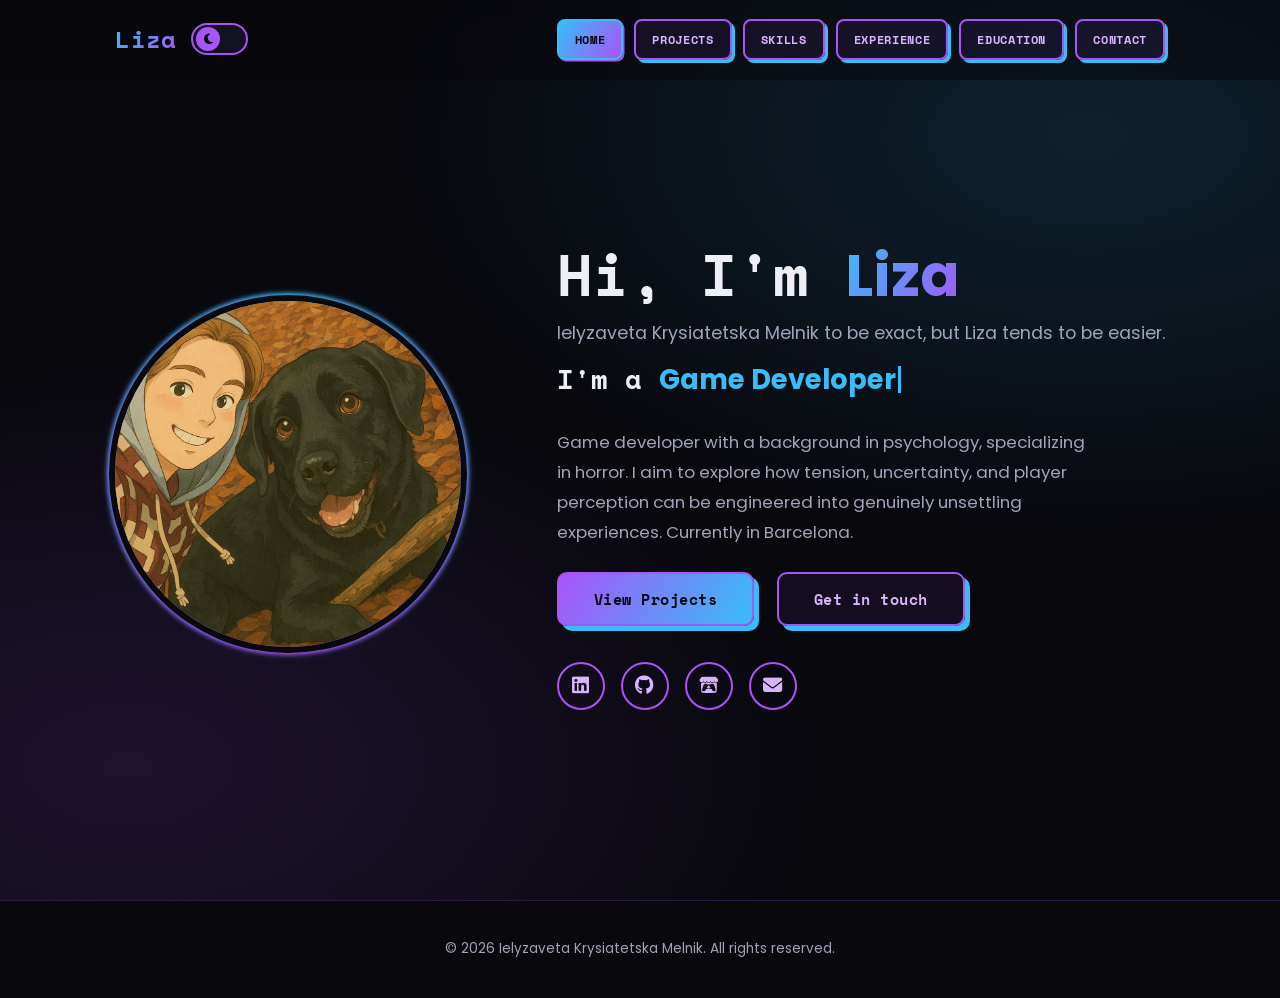
<file: index.html>
<!DOCTYPE html>
<html lang="en">
<head>
    <meta charset="UTF-8">
    <meta name="viewport" content="width=device-width, initial-scale=1.0">
    <script>
        (function(){
            try{
                if (localStorage.getItem("theme") === "light"){
                    document.documentElement.setAttribute("data-theme", "light");
                }
            } catch (e) {}
        })();
    </script>
    <title>Ielyzaveta Krysiatetska Melnik | Game &amp; Full-Stack Developer</title>
    <meta name="description" content="Psychology graduate turned game developer. Unity &amp; C# game development, plus a full-stack web background in React, Node.js and MongoDB.">
    <link rel="icon" type="image/svg+xml" href="favicon.svg">
    <link rel="stylesheet" href="https://cdnjs.cloudflare.com/ajax/libs/font-awesome/6.5.2/css/all.min.css">
    <link rel="stylesheet" href="css/styles.css">
</head>
<body>
    <header id="siteHeader">
        <div class="header-left">
            <a href="index.html" class="logo">Liza</a>
            <button id="themeToggle" class="theme-toggle" type="button" role="switch" aria-checked="false" aria-label="Toggle light/dark mode">
                <span class="theme-toggle-knob"><i class="fa-solid fa-moon"></i></span>
            </button>
        </div>

        <nav id="navMenu">
            <a href="index.html" class="nav-link active">Home</a>
            <a href="projects.html" class="nav-link">Projects</a>
            <a href="skills.html" class="nav-link">Skills</a>
            <a href="experience.html" class="nav-link">Experience</a>
            <a href="education.html" class="nav-link">Education</a>
            <a href="contact.html" class="nav-link">Contact</a>
        </nav>

        <button id="menuToggle" class="menu-toggle" type="button" aria-label="Toggle menu" aria-expanded="false" aria-controls="navMenu">
            <i class="fa-solid fa-bars"></i>
        </button>
    </header>

    <main>
        <section id="home" class="home">
            <div class="container home-container">
                <div class="home-img">
                    <img src="imgs/lizagigi.JPG" alt="Illustrated portrait of Ielyzaveta with her dog" width="1024" height="1536" />
                </div>
                <div class="home-content">
                    <h1>Hi, I'm <span class="grad-text">Liza</span></h1>
                    <h4>Ielyzaveta Krysiatetska Melnik to be exact, but Liza tends to be easier.</h4>
                    <h3 class="typing-text">I'm a <span id="typedWord"></span><span class="typed-cursor" aria-hidden="true"></span></h3>
                    <p>Game developer with a background in psychology, specializing in horror. I aim to explore how tension, uncertainty, and player perception can be engineered into genuinely unsettling experiences. Currently in Barcelona.</p>
                    <div class="cta-group">
                        <a href="projects.html" class="btn btn-solid">View Projects</a>
                        <a href="contact.html" class="btn btn-outline">Get in touch</a>
                    </div>
                    <div class="social-icons">
                        <a href="https://www.linkedin.com/in/liza-kris" target="_blank" rel="noopener noreferrer" aria-label="LinkedIn"><i class="fa-brands fa-linkedin"></i></a>
                        <a href="https://github.com/Pickles03" target="_blank" rel="noopener noreferrer" aria-label="GitHub"><i class="fa-brands fa-github"></i></a>
                        <a href="https://pickles03.itch.io" target="_blank" rel="noopener noreferrer" aria-label="itch.io"><i class="fa-brands fa-itch-io"></i></a>
                        <a href="mailto:elizaveta.kris@gmail.com" aria-label="Email"><i class="fa-solid fa-envelope"></i></a>
                    </div>
                </div>
            </div>
        </section>
    </main>

    <footer>
        <p>&copy; 2026 Ielyzaveta Krysiatetska Melnik. All rights reserved.</p>
    </footer>

    <script src="js/index.js" defer></script>
</body>
</html>
</file>
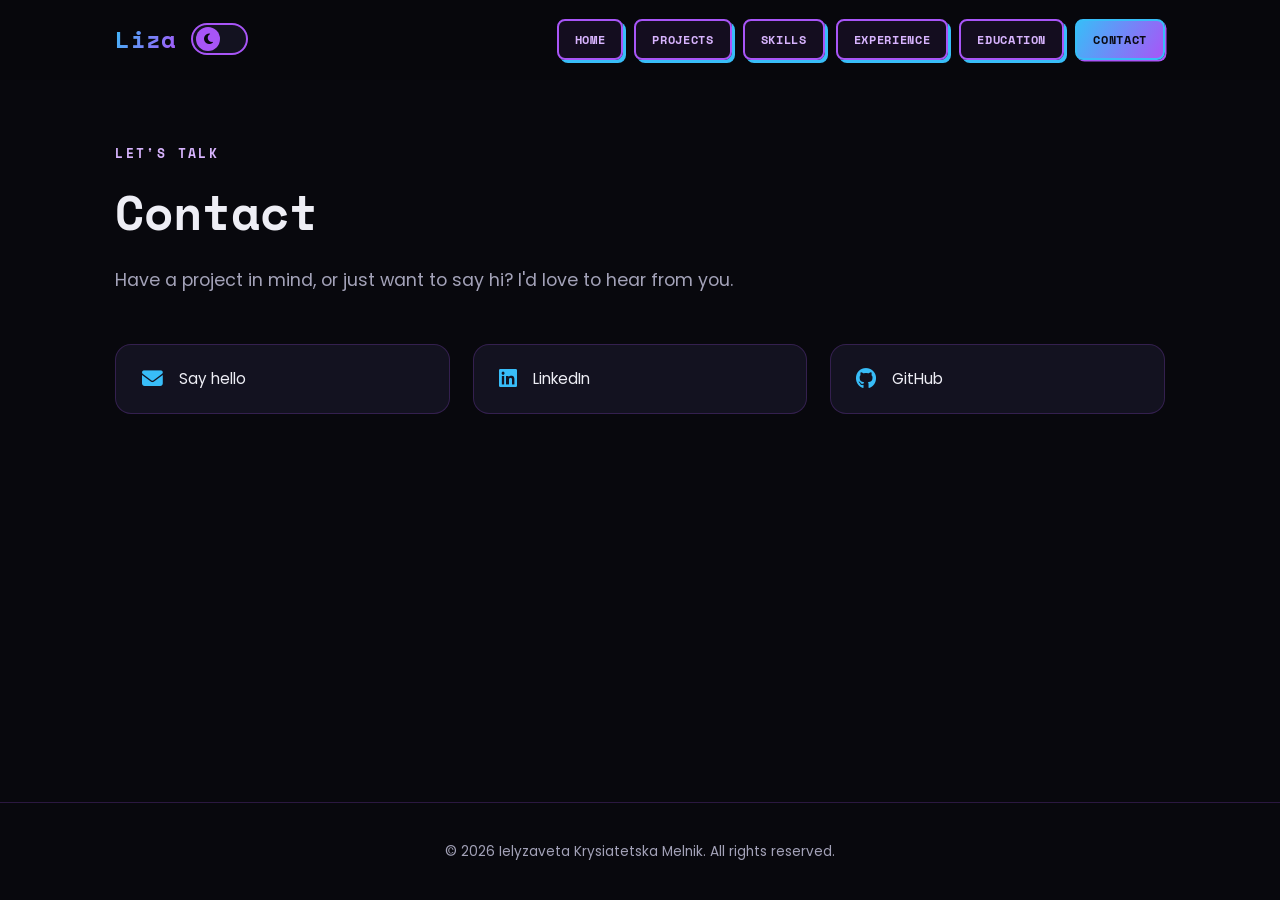
<file: contact.html>
<!DOCTYPE html>
<html lang="en">
<head>
    <meta charset="UTF-8">
    <meta name="viewport" content="width=device-width, initial-scale=1.0">
    <script>
        (function(){
            try{
                if (localStorage.getItem("theme") === "light"){
                    document.documentElement.setAttribute("data-theme", "light");
                }
            } catch (e) {}
        })();
    </script>
    <title>Contact | Liza</title>
    <meta name="description" content="Get in touch with Ielyzaveta Krysiatetska Melnik.">
    <link rel="icon" type="image/svg+xml" href="favicon-contact.svg">
    <link rel="stylesheet" href="https://cdnjs.cloudflare.com/ajax/libs/font-awesome/6.5.2/css/all.min.css">
    <link rel="stylesheet" href="css/styles.css">
</head>
<body>
    <header id="siteHeader">
        <div class="header-left">
            <a href="index.html" class="logo">Liza</a>
            <button id="themeToggle" class="theme-toggle" type="button" role="switch" aria-checked="false" aria-label="Toggle light/dark mode">
                <span class="theme-toggle-knob"><i class="fa-solid fa-moon"></i></span>
            </button>
        </div>

        <nav id="navMenu">
            <a href="index.html" class="nav-link">Home</a>
            <a href="projects.html" class="nav-link">Projects</a>
            <a href="skills.html" class="nav-link">Skills</a>
            <a href="experience.html" class="nav-link">Experience</a>
            <a href="education.html" class="nav-link">Education</a>
            <a href="contact.html" class="nav-link active">Contact</a>
        </nav>

        <button id="menuToggle" class="menu-toggle" type="button" aria-label="Toggle menu" aria-expanded="false" aria-controls="navMenu">
            <i class="fa-solid fa-bars"></i>
        </button>
    </header>

    <main>
        <section class="section">
            <div class="container">
                <p class="eyebrow reveal">Let's talk</p>
                <h2 class="section-title reveal">Contact</h2>
                <p class="section-subtitle reveal">Have a project in mind, or just want to say hi? I'd love to hear from you.</p>
                <div class="contact-grid">
                    <a class="contact-card reveal" href="mailto:elizaveta.kris@gmail.com">
                        <i class="fa-solid fa-envelope"></i>
                        <span>Say hello</span>
                    </a>
                    <a class="contact-card reveal" href="https://www.linkedin.com/in/liza-kris" target="_blank" rel="noopener noreferrer">
                        <i class="fa-brands fa-linkedin"></i>
                        <span>LinkedIn</span>
                    </a>
                    <a class="contact-card reveal" href="https://github.com/Pickles03" target="_blank" rel="noopener noreferrer">
                        <i class="fa-brands fa-github"></i>
                        <span>GitHub</span>
                    </a>
                </div>
            </div>
        </section>
    </main>

    <footer>
        <p>&copy; 2026 Ielyzaveta Krysiatetska Melnik. All rights reserved.</p>
    </footer>

    <script src="js/index.js" defer></script>
</body>
</html>
</file>
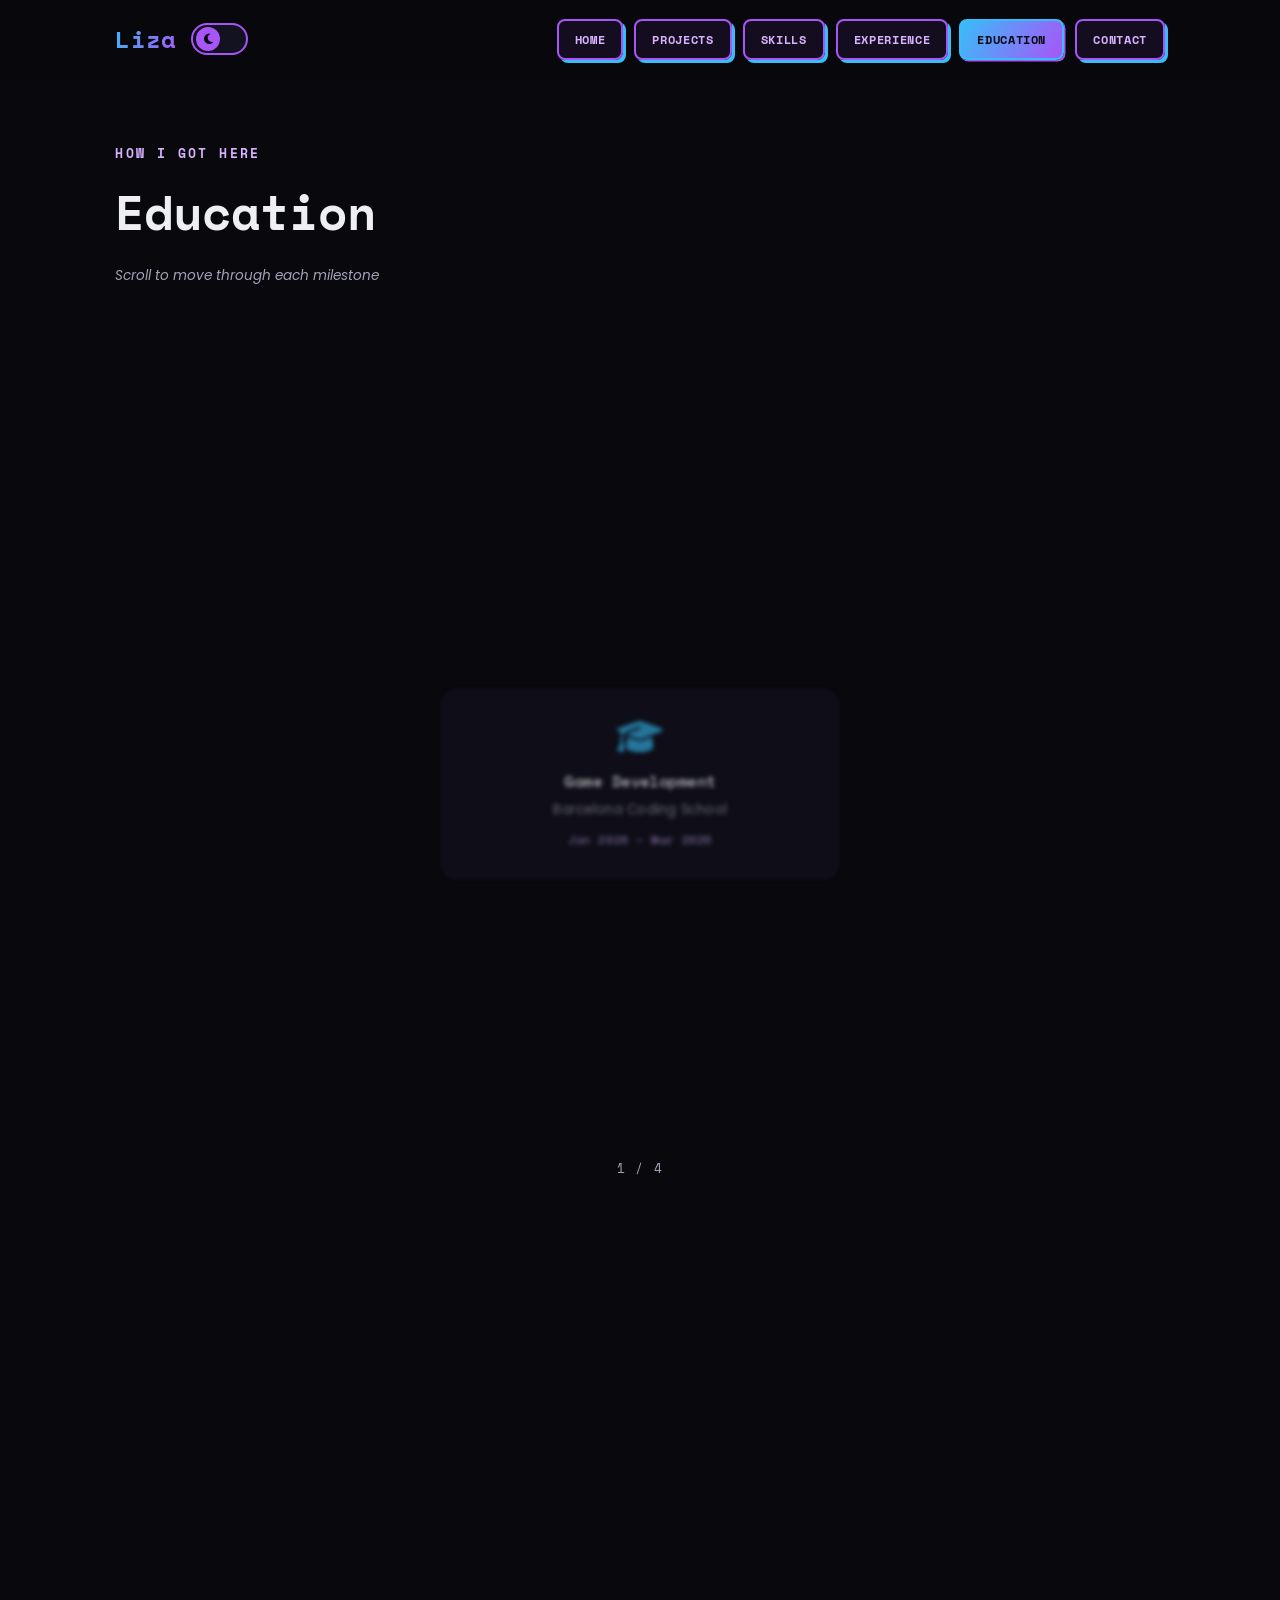
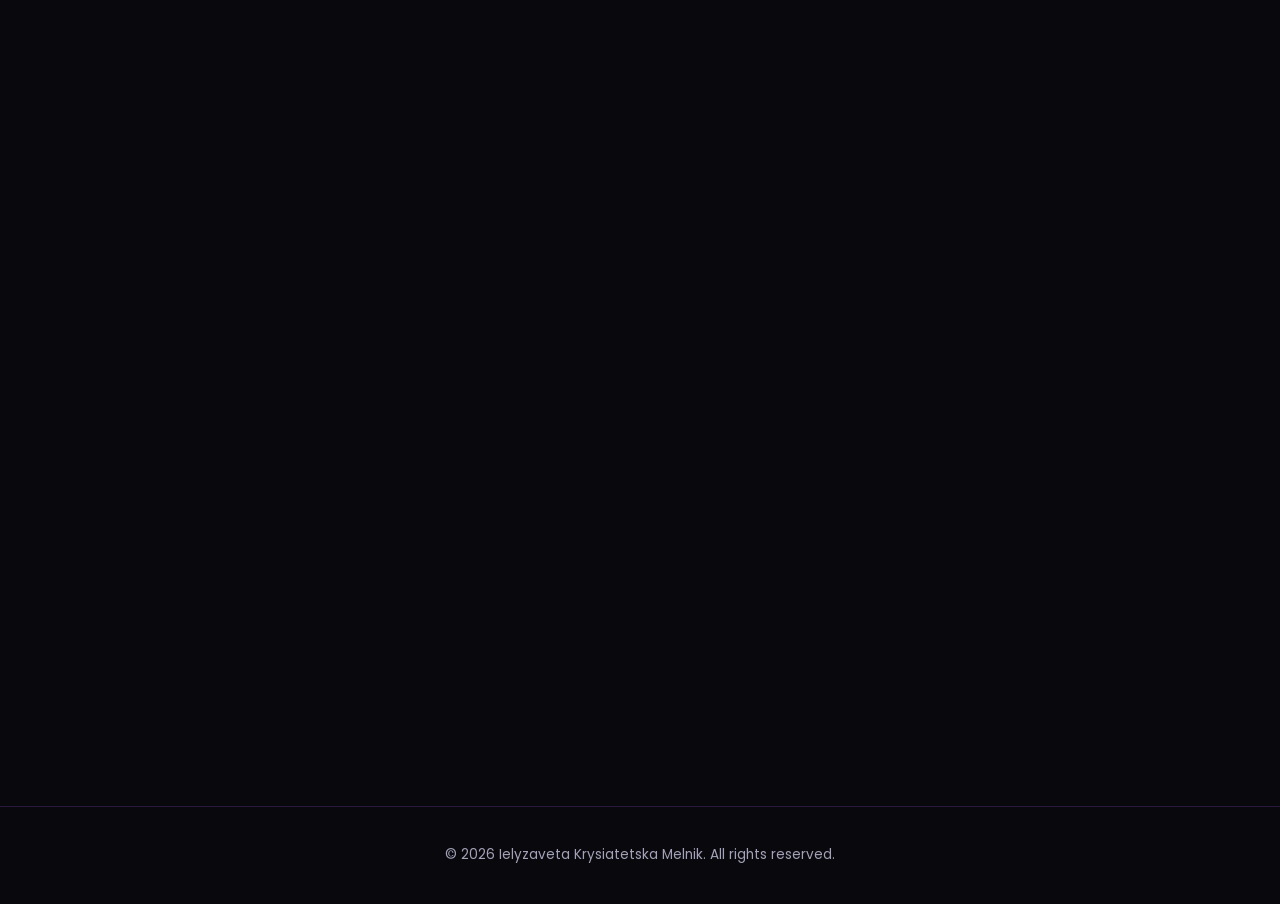
<file: education.html>
<!DOCTYPE html>
<html lang="en">
<head>
    <meta charset="UTF-8">
    <meta name="viewport" content="width=device-width, initial-scale=1.0">
    <script>
        (function(){
            try{
                if (localStorage.getItem("theme") === "light"){
                    document.documentElement.setAttribute("data-theme", "light");
                }
            } catch (e) {}
        })();
    </script>
    <title>Education | Liza</title>
    <meta name="description" content="Education background of Ielyzaveta Krysiatetska Melnik: game development, full-stack development, and psychology.">
    <link rel="icon" type="image/svg+xml" href="favicon-education.svg">
    <link rel="stylesheet" href="https://cdnjs.cloudflare.com/ajax/libs/font-awesome/6.5.2/css/all.min.css">
    <link rel="stylesheet" href="css/styles.css">
</head>
<body>
    <header id="siteHeader">
        <div class="header-left">
            <a href="index.html" class="logo">Liza</a>
            <button id="themeToggle" class="theme-toggle" type="button" role="switch" aria-checked="false" aria-label="Toggle light/dark mode">
                <span class="theme-toggle-knob"><i class="fa-solid fa-moon"></i></span>
            </button>
        </div>

        <nav id="navMenu">
            <a href="index.html" class="nav-link">Home</a>
            <a href="projects.html" class="nav-link">Projects</a>
            <a href="skills.html" class="nav-link">Skills</a>
            <a href="experience.html" class="nav-link">Experience</a>
            <a href="education.html" class="nav-link active">Education</a>
            <a href="contact.html" class="nav-link">Contact</a>
        </nav>

        <button id="menuToggle" class="menu-toggle" type="button" aria-label="Toggle menu" aria-expanded="false" aria-controls="navMenu">
            <i class="fa-solid fa-bars"></i>
        </button>
    </header>

    <main>
        <section class="section">
            <div class="container">
                <p class="eyebrow reveal">How I got here</p>
                <h2 class="section-title reveal">Education</h2>
                <p class="spotlight-hint" id="educationHint">Scroll to move through each milestone</p>
                <div class="spotlight-scroll" id="educationScroll">
                    <div class="education-grid spotlight-stage" id="educationStage">
                        <div class="edu-card reveal spotlight-panel">
                            <i class="fa-solid fa-graduation-cap"></i>
                            <h3>Game Development</h3>
                            <p class="edu-org">Barcelona Coding School</p>
                            <p class="edu-date">Jan 2026 &ndash; Mar 2026</p>
                        </div>
                        <div class="edu-card reveal spotlight-panel">
                            <i class="fa-solid fa-graduation-cap"></i>
                            <h3>Full-Stack Development</h3>
                            <p class="edu-org">The Bridge &middot; Digital Talent Accelerator</p>
                            <p class="edu-date">Feb 2025 &ndash; Jul 2025</p>
                        </div>
                        <div class="edu-card reveal spotlight-panel">
                            <i class="fa-solid fa-graduation-cap"></i>
                            <h3>Bachelor's Degree in Psychology</h3>
                            <p class="edu-org">University of Barcelona</p>
                            <p class="edu-date">Sep 2020 &ndash; Jan 2026</p>
                        </div>
                        <div class="edu-card reveal spotlight-panel">
                            <i class="fa-solid fa-graduation-cap"></i>
                            <h3>Baccalaureate</h3>
                            <p class="edu-org">Escoles Freta</p>
                            <p class="edu-date">2018 &ndash; 2020</p>
                        </div>

                        <div class="spotlight-progress" id="educationProgress" aria-hidden="true"></div>
                    </div>
                </div>
            </div>
        </section>
    </main>

    <footer>
        <p>&copy; 2026 Ielyzaveta Krysiatetska Melnik. All rights reserved.</p>
    </footer>

    <script src="js/index.js" defer></script>
</body>
</html>
</file>
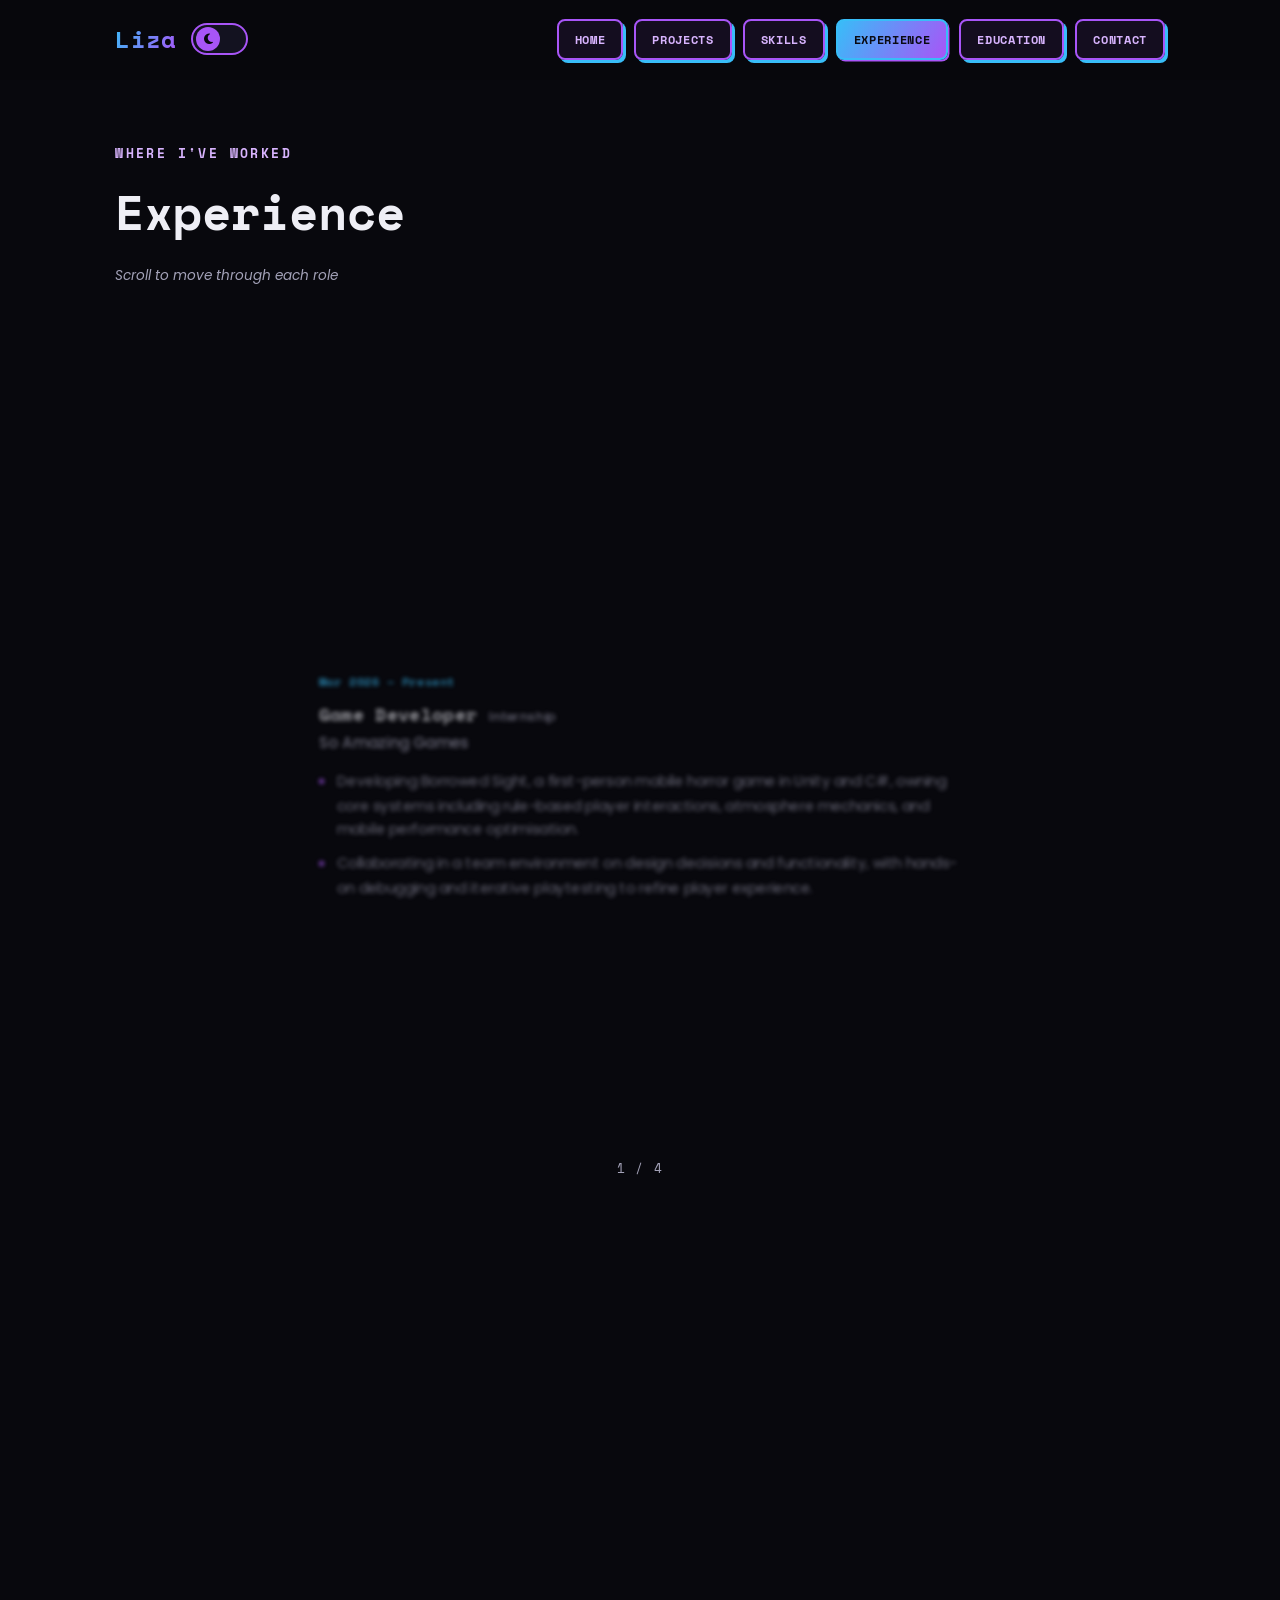
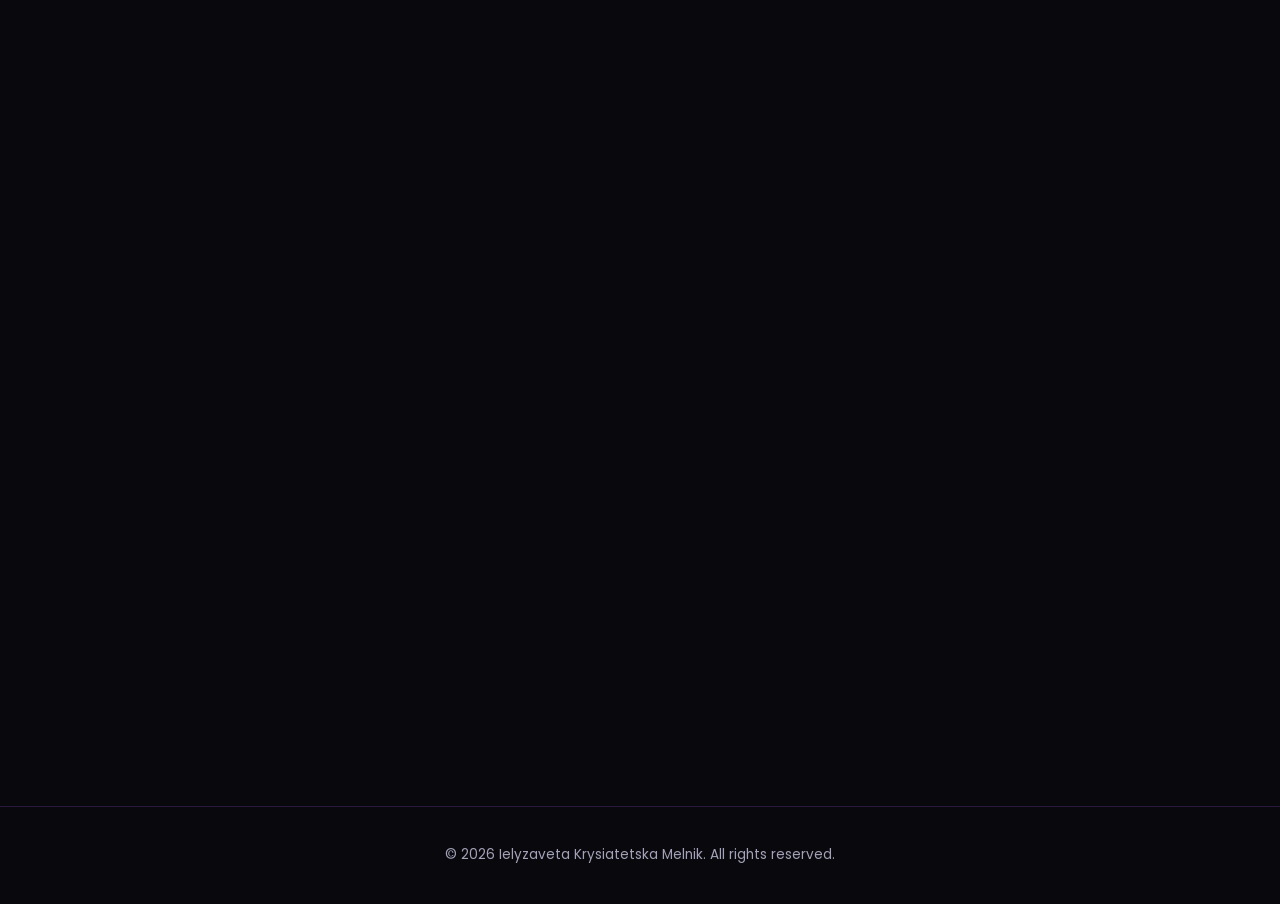
<file: experience.html>
<!DOCTYPE html>
<html lang="en">
<head>
    <meta charset="UTF-8">
    <meta name="viewport" content="width=device-width, initial-scale=1.0">
    <script>
        (function(){
            try{
                if (localStorage.getItem("theme") === "light"){
                    document.documentElement.setAttribute("data-theme", "light");
                }
            } catch (e) {}
        })();
    </script>
    <title>Experience | Liza</title>
    <meta name="description" content="Work experience of Ielyzaveta Krysiatetska Melnik, from game development internship to IT recruiting and teaching.">
    <link rel="icon" type="image/svg+xml" href="favicon-experience.svg">
    <link rel="stylesheet" href="https://cdnjs.cloudflare.com/ajax/libs/font-awesome/6.5.2/css/all.min.css">
    <link rel="stylesheet" href="css/styles.css">
</head>
<body>
    <header id="siteHeader">
        <div class="header-left">
            <a href="index.html" class="logo">Liza</a>
            <button id="themeToggle" class="theme-toggle" type="button" role="switch" aria-checked="false" aria-label="Toggle light/dark mode">
                <span class="theme-toggle-knob"><i class="fa-solid fa-moon"></i></span>
            </button>
        </div>

        <nav id="navMenu">
            <a href="index.html" class="nav-link">Home</a>
            <a href="projects.html" class="nav-link">Projects</a>
            <a href="skills.html" class="nav-link">Skills</a>
            <a href="experience.html" class="nav-link active">Experience</a>
            <a href="education.html" class="nav-link">Education</a>
            <a href="contact.html" class="nav-link">Contact</a>
        </nav>

        <button id="menuToggle" class="menu-toggle" type="button" aria-label="Toggle menu" aria-expanded="false" aria-controls="navMenu">
            <i class="fa-solid fa-bars"></i>
        </button>
    </header>

    <main>
        <section class="section">
            <div class="container">
                <p class="eyebrow reveal">Where I've worked</p>
                <h2 class="section-title reveal">Experience</h2>
                <p class="spotlight-hint" id="experienceHint">Scroll to move through each role</p>
                <div class="spotlight-scroll" id="experienceScroll">
                    <div class="timeline spotlight-stage" id="experienceStage">
                        <div class="timeline-item spotlight-panel">
                            <div class="timeline-dot"></div>
                            <div class="timeline-content">
                                <span class="timeline-date">Mar 2026 &ndash; Present</span>
                                <h3>Game Developer <span class="role-type">Internship</span></h3>
                                <p class="timeline-org">So Amazing Games</p>
                                <ul>
                                    <li>Developing Borrowed Sight, a first-person mobile horror game in Unity and C#, owning core systems including rule-based player interactions, atmosphere mechanics, and mobile performance optimisation.</li>
                                    <li>Collaborating in a team environment on design decisions and functionality, with hands-on debugging and iterative playtesting to refine player experience.</li>
                                </ul>
                            </div>
                        </div>
                        <div class="timeline-item spotlight-panel">
                            <div class="timeline-dot"></div>
                            <div class="timeline-content">
                                <span class="timeline-date">Aug 2026 &ndash; Nov 2026</span>
                                <h3>Unity/C# Mentor</h3>
                                <p class="timeline-org">Barcelona Coding School</p>
                                <ul>
                                    <li>Mentored a student through a structured 13-week Unity curriculum (10 games plus a capstone project), holding weekly 1:1 meetings to guide progress.</li>
                                    <li>Conducted pre-session reviews of the student&rsquo;s GitHub repositories, providing guidance on C# architecture, game design patterns, and best coding practices.</li>
                                </ul>
                            </div>
                        </div>
                        <div class="timeline-item spotlight-panel">
                            <div class="timeline-dot"></div>
                            <div class="timeline-content">
                                <span class="timeline-date">Oct 2024 &ndash; Jan 2025</span>
                                <h3>IT Recruiter</h3>
                                <p class="timeline-org">Aictina Consulting</p>
                                <ul>
                                    <li>Recruited for technical roles using LinkedIn Recruiter and TalentClue.</li>
                                    <li>Developed a working understanding of ICT stacks as well as infrastructure through daily collaboration with engineers.</li>
                                </ul>
                            </div>
                        </div>
                        <div class="timeline-item spotlight-panel">
                            <div class="timeline-dot"></div>
                            <div class="timeline-content">
                                <span class="timeline-date">Sep 2023 &ndash; Jan 2024</span>
                                <h3>English Teacher</h3>
                                <p class="timeline-org">Kids &amp; Us</p>
                                <ul>
                                    <li>Taught English to children, building communication, multitasking, and adaptability skills in a fast-paced environment.</li>
                                </ul>
                            </div>
                        </div>

                        <div class="spotlight-progress" id="experienceProgress" aria-hidden="true"></div>
                    </div>
                </div>
            </div>
        </section>
    </main>

    <footer>
        <p>&copy; 2026 Ielyzaveta Krysiatetska Melnik. All rights reserved.</p>
    </footer>

    <script src="js/index.js" defer></script>
</body>
</html>
</file>
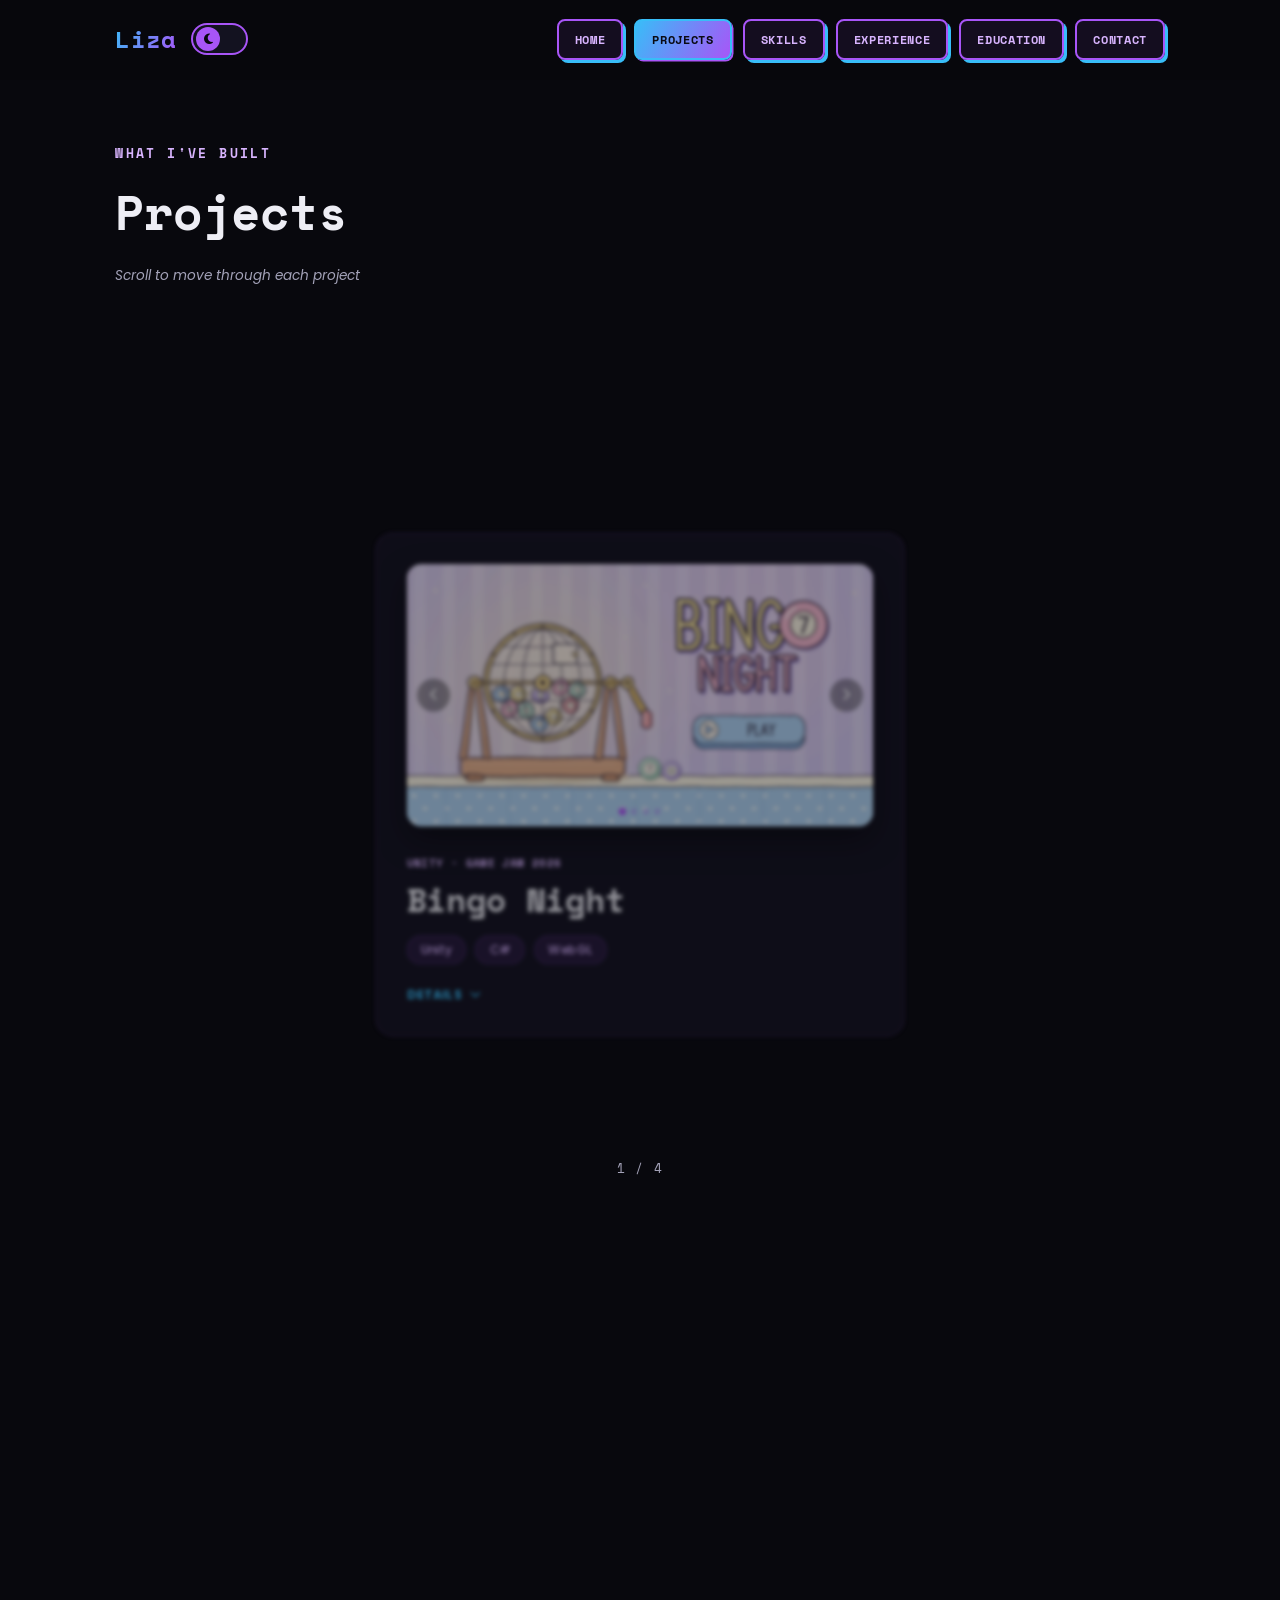
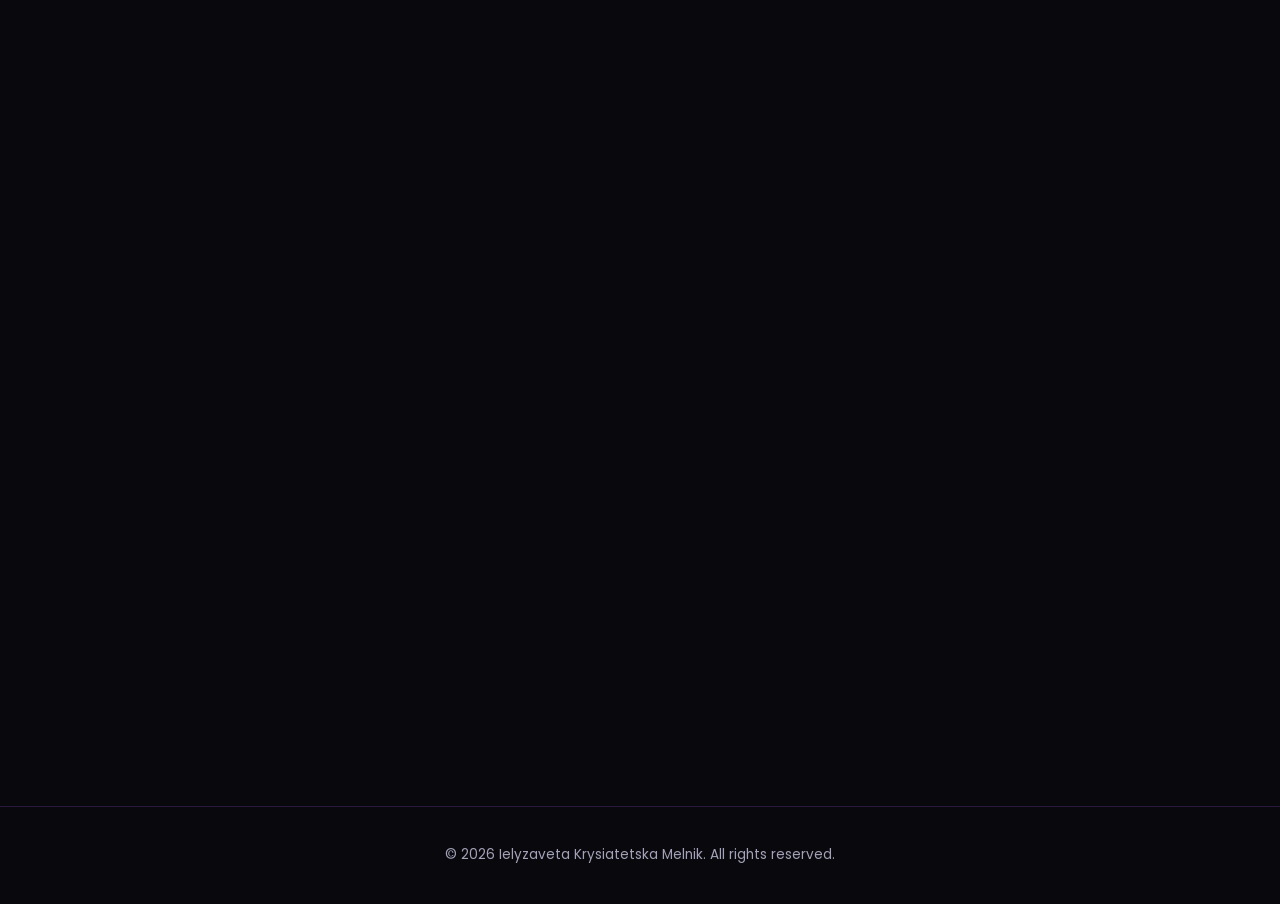
<file: projects.html>
<!DOCTYPE html>
<html lang="en">
<head>
    <meta charset="UTF-8">
    <meta name="viewport" content="width=device-width, initial-scale=1.0">
    <script>
        (function(){
            try{
                if (localStorage.getItem("theme") === "light"){
                    document.documentElement.setAttribute("data-theme", "light");
                }
            } catch (e) {}
        })();
    </script>
    <title>Projects | Liza</title>
    <meta name="description" content="Unity game projects and full-stack web apps built by Ielyzaveta Krysiatetska Melnik.">
    <link rel="icon" type="image/svg+xml" href="favicon-projects.svg">
    <link rel="stylesheet" href="https://cdnjs.cloudflare.com/ajax/libs/font-awesome/6.5.2/css/all.min.css">
    <link rel="stylesheet" href="css/styles.css">
</head>
<body>
    <header id="siteHeader">
        <div class="header-left">
            <a href="index.html" class="logo">Liza</a>
            <button id="themeToggle" class="theme-toggle" type="button" role="switch" aria-checked="false" aria-label="Toggle light/dark mode">
                <span class="theme-toggle-knob"><i class="fa-solid fa-moon"></i></span>
            </button>
        </div>

        <nav id="navMenu">
            <a href="index.html" class="nav-link">Home</a>
            <a href="projects.html" class="nav-link active">Projects</a>
            <a href="skills.html" class="nav-link">Skills</a>
            <a href="experience.html" class="nav-link">Experience</a>
            <a href="education.html" class="nav-link">Education</a>
            <a href="contact.html" class="nav-link">Contact</a>
        </nav>

        <button id="menuToggle" class="menu-toggle" type="button" aria-label="Toggle menu" aria-expanded="false" aria-controls="navMenu">
            <i class="fa-solid fa-bars"></i>
        </button>
    </header>

    <main>
        <section class="section">
            <div class="container">
                <p class="eyebrow reveal">What I've built</p>
                <h2 class="section-title reveal">Projects</h2>
                <p class="spotlight-hint" id="projectsHint">Scroll to move through each project</p>
                <div class="spotlight-scroll" id="projectsScroll">
                    <div class="projects-grid spotlight-stage" id="projectsStage">
                        <article class="card project-card reveal spotlight-panel">
                            <div class="project-carousel" data-carousel>
                                <div class="carousel-track">
                                    <div class="carousel-slide"><img src="imgs/BingoCover.webp" alt="Bingo Night title screen" loading="lazy"></div>
                                    <div class="carousel-slide"><img src="imgs/BingoCrank.webp" alt="Bingo Night: cranking the bingo cage in front of the residents" loading="lazy"></div>
                                    <div class="carousel-slide"><img src="imgs/BingoPick.webp" alt="Bingo Night: picking a ball while Mabel grows suspicious" loading="lazy"></div>
                                    <div class="carousel-slide"><img src="imgs/BingoTooEarly.webp" alt="Bingo Night: calling a lucky number too early" loading="lazy"></div>
                                </div>
                                <button class="carousel-btn prev" type="button" aria-label="Previous slide"><i class="fa-solid fa-chevron-left"></i></button>
                                <button class="carousel-btn next" type="button" aria-label="Next slide"><i class="fa-solid fa-chevron-right"></i></button>
                                <div class="carousel-dots">
                                    <button class="dot active" type="button" aria-label="Go to slide 1"></button>
                                    <button class="dot" type="button" aria-label="Go to slide 2"></button>
                                    <button class="dot" type="button" aria-label="Go to slide 3"></button>
                                    <button class="dot" type="button" aria-label="Go to slide 4"></button>
                                </div>
                            </div>
                            <div class="card-tag">Unity &middot; Game Jam 2026</div>
                            <h3>Bingo Night</h3>
                            <div class="chip-row">
                                <span class="chip">Unity</span>
                                <span class="chip">C#</span>
                                <span class="chip">WebGL</span>
                            </div>
                            <button class="details-toggle" type="button" aria-expanded="false" aria-controls="details-1">
                                <span>Details</span>
                                <i class="fa-solid fa-chevron-down"></i>
                            </button>
                            <div class="details-panel" id="details-1">
                                <div class="details-inner">
                                    <p>A cosy browser puzzle game made solo in 7 days for the Official 2026 Unity Game Jam (theme: &ldquo;Lucky Number&rdquo;). As a care-home bingo caller, the player secretly rigs the draw so each resident wins on their lucky number, using a hold-to-peek mechanic without raising suspicion across three escalating nights.</p>
                                    <a href="https://pickles03.itch.io/bingo-night" target="_blank" rel="noopener noreferrer" class="card-link">
                                        Play on itch.io <i class="fa-solid fa-arrow-up-right-from-square"></i>
                                    </a>
                                </div>
                            </div>
                        </article>

                        <article class="card project-card reveal spotlight-panel vertical-project">
                            <div class="project-carousel portrait">
                                <div class="carousel-slide">
                                    <i class="fa-solid fa-mobile-screen"></i>
                                    <span>Preview coming soon</span>
                                </div>
                            </div>
                            <div class="card-tag">Unity &middot; In Development</div>
                            <h3>Borrowed Sight</h3>
                            <div class="chip-row">
                                <span class="chip">Unity</span>
                                <span class="chip">C#</span>
                                <span class="chip">Mobile</span>
                            </div>
                            <button class="details-toggle" type="button" aria-expanded="false" aria-controls="details-2">
                                <span>Details</span>
                                <i class="fa-solid fa-chevron-down"></i>
                            </button>
                            <div class="details-panel" id="details-2">
                                <div class="details-inner">
                                    <p>First-person mobile horror game. The player survives four nights in a bedroom by following increasingly strange rules... no combat, just observation and restraint.</p>
                                </div>
                            </div>
                        </article>

                        <article class="card project-card reveal spotlight-panel">
                            <div class="project-carousel" data-carousel>
                                <div class="carousel-track">
                                    <div class="carousel-slide"><img src="imgs/Cover.png" alt="Keep Walking title screen" loading="lazy"></div>
                                    <div class="carousel-slide"><img src="imgs/Intro.png" alt="Keep Walking gameplay intro" loading="lazy"></div> 
                                    <div class="carousel-slide"><video src="imgs/Snip1.mp4" muted loop preload="metadata" playsinline></video></div>
                                    <div class="carousel-slide"><video src="imgs/Snip2.mp4" muted loop preload="metadata" playsinline></video></div>
                                </div>
                                <button class="carousel-btn prev" type="button" aria-label="Previous slide"><i class="fa-solid fa-chevron-left"></i></button>
                                <button class="carousel-btn next" type="button" aria-label="Next slide"><i class="fa-solid fa-chevron-right"></i></button>
                                <div class="carousel-dots">
                                    <button class="dot active" type="button" aria-label="Go to slide 1"></button>
                                    <button class="dot" type="button" aria-label="Go to slide 2"></button>
                                    <button class="dot" type="button" aria-label="Go to slide 3"></button>
                                    <button class="dot" type="button" aria-label="Go to slide 4"></button>
                                </div>
                            </div>
                            <div class="card-tag">Unity &middot; Shipped</div>
                            <h3>Keep Walking</h3>
                            <div class="chip-row">
                                <span class="chip">Unity</span>
                                <span class="chip">C#</span>
                            </div>
                            <button class="details-toggle" type="button" aria-expanded="false" aria-controls="details-3">
                                <span>Details</span>
                                <i class="fa-solid fa-chevron-down"></i>
                            </button>
                            <div class="details-panel" id="details-3">
                                <div class="details-inner">
                                    <p>A dark, minimalist horror prototype where a barely-visible entity stalks the player across three escalating levels, with stamina/flashlight resource management that punishes hesitation.</p>
                                    <a href="https://pickles03.itch.io/keep-walking" target="_blank" rel="noopener noreferrer" class="card-link">
                                        Play on itch.io <i class="fa-solid fa-arrow-up-right-from-square"></i>
                                    </a>
                                </div>
                            </div>
                        </article>

                        <article class="card project-card reveal spotlight-panel">
                            <div class="card-tag">Full-Stack Web App</div>
                            <h3>Game Tracker</h3>
                            <div class="chip-row">
                                <span class="chip">React</span>
                                <span class="chip">Node.js</span>
                                <span class="chip">Express</span>
                                <span class="chip">MongoDB</span>
                            </div>
                            <button class="details-toggle" type="button" aria-expanded="false" aria-controls="details-4">
                                <span>Details</span>
                                <i class="fa-solid fa-chevron-down"></i>
                            </button>
                            <div class="details-panel" id="details-4">
                                <div class="details-inner">
                                    <p>A game discovery and wishlist app integrating the RAWG API for genre, rating and date filtering, with authentication, infinite scroll, and favoriting.</p>
                                    <a href="https://github.com/Pickles03/game-tracker-frontend" target="_blank" rel="noopener noreferrer" class="card-link">
                                        Frontend repo <i class="fa-brands fa-github"></i>
                                    </a>
                                    <a href="https://github.com/Pickles03/game-tracker-backend" target="_blank" rel="noopener noreferrer" class="card-link">
                                        Backend repo <i class="fa-brands fa-github"></i>
                                    </a>
                                </div>
                            </div>
                        </article>

                        <div class="spotlight-progress" id="projectsProgress" aria-hidden="true"></div>
                    </div>
                </div>
            </div>
        </section>
    </main>

    <footer>
        <p>&copy; 2026 Ielyzaveta Krysiatetska Melnik. All rights reserved.</p>
    </footer>

    <script src="js/index.js" defer></script>
</body>
</html>
</file>
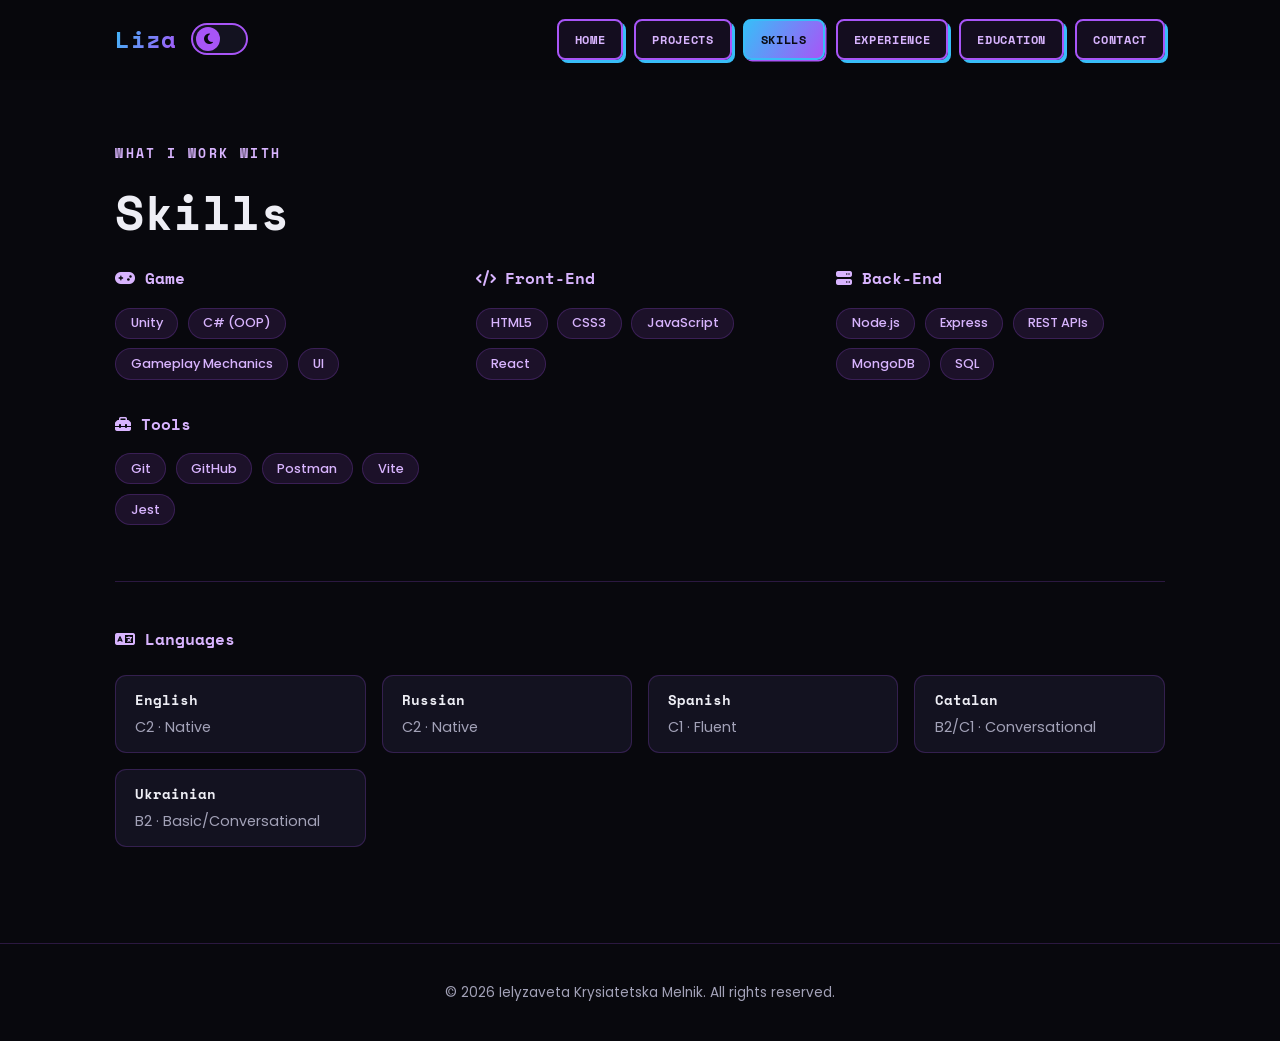
<file: skills.html>
<!DOCTYPE html>
<html lang="en">
<head>
    <meta charset="UTF-8">
    <meta name="viewport" content="width=device-width, initial-scale=1.0">
    <script>
        (function(){
            try{
                if (localStorage.getItem("theme") === "light"){
                    document.documentElement.setAttribute("data-theme", "light");
                }
            } catch (e) {}
        })();
    </script>
    <title>Skills | Liza</title>
    <meta name="description" content="Game development, front-end, back-end and tooling skills of Ielyzaveta Krysiatetska Melnik.">
    <link rel="icon" type="image/svg+xml" href="favicon-skills.svg">
    <link rel="stylesheet" href="https://cdnjs.cloudflare.com/ajax/libs/font-awesome/6.5.2/css/all.min.css">
    <link rel="stylesheet" href="css/styles.css">
</head>
<body>
    <header id="siteHeader">
        <div class="header-left">
            <a href="index.html" class="logo">Liza</a>
            <button id="themeToggle" class="theme-toggle" type="button" role="switch" aria-checked="false" aria-label="Toggle light/dark mode">
                <span class="theme-toggle-knob"><i class="fa-solid fa-moon"></i></span>
            </button>
        </div>

        <nav id="navMenu">
            <a href="index.html" class="nav-link">Home</a>
            <a href="projects.html" class="nav-link">Projects</a>
            <a href="skills.html" class="nav-link active">Skills</a>
            <a href="experience.html" class="nav-link">Experience</a>
            <a href="education.html" class="nav-link">Education</a>
            <a href="contact.html" class="nav-link">Contact</a>
        </nav>

        <button id="menuToggle" class="menu-toggle" type="button" aria-label="Toggle menu" aria-expanded="false" aria-controls="navMenu">
            <i class="fa-solid fa-bars"></i>
        </button>
    </header>

    <main>
        <section class="section">
            <div class="container">
                <p class="eyebrow reveal">What I work with</p>
                <h2 class="section-title reveal">Skills</h2>
                <div class="skills-grid">
                    <div class="skill-group reveal">
                        <h3><i class="fa-solid fa-gamepad"></i> Game</h3>
                        <div class="chip-row">
                            <span class="chip">Unity</span>
                            <span class="chip">C# (OOP)</span>
                            <span class="chip">Gameplay Mechanics</span>
                            <span class="chip">UI</span>
                        </div>
                    </div>
                    <div class="skill-group reveal">
                        <h3><i class="fa-solid fa-code"></i> Front-End</h3>
                        <div class="chip-row">
                            <span class="chip">HTML5</span>
                            <span class="chip">CSS3</span>
                            <span class="chip">JavaScript</span>
                            <span class="chip">React</span>
                        </div>
                    </div>
                    <div class="skill-group reveal">
                        <h3><i class="fa-solid fa-server"></i> Back-End</h3>
                        <div class="chip-row">
                            <span class="chip">Node.js</span>
                            <span class="chip">Express</span>
                            <span class="chip">REST APIs</span>
                            <span class="chip">MongoDB</span>
                            <span class="chip">SQL</span>
                        </div>
                    </div>
                    <div class="skill-group reveal">
                        <h3><i class="fa-solid fa-toolbox"></i> Tools</h3>
                        <div class="chip-row">
                            <span class="chip">Git</span>
                            <span class="chip">GitHub</span>
                            <span class="chip">Postman</span>
                            <span class="chip">Vite</span>
                            <span class="chip">Jest</span>
                        </div>
                    </div>
                </div>

                <div class="languages reveal">
                    <h3><i class="fa-solid fa-language"></i> Languages</h3>
                    <div class="lang-grid">
                        <div class="lang-item"><span class="lang-name">English</span><span class="lang-level">C2 &middot; Native</span></div>
                        <div class="lang-item"><span class="lang-name">Russian</span><span class="lang-level">C2 &middot; Native</span></div>
                        <div class="lang-item"><span class="lang-name">Spanish</span><span class="lang-level">C1 &middot; Fluent</span></div>
                        <div class="lang-item"><span class="lang-name">Catalan</span><span class="lang-level">B2/C1 &middot; Conversational</span></div>
                        <div class="lang-item"><span class="lang-name">Ukrainian</span><span class="lang-level">B2 &middot; Basic/Conversational</span></div>
                    </div>
                </div>
            </div>
        </section>
    </main>

    <footer>
        <p>&copy; 2026 Ielyzaveta Krysiatetska Melnik. All rights reserved.</p>
    </footer>

    <script src="js/index.js" defer></script>
</body>
</html>
</file>
<file: css/styles.css>
@import url('https://fonts.googleapis.com/css2?family=Space+Mono:wght@400;700&family=Poppins:wght@300;400;500;600;700&display=swap');

:root{
    --bg: #08080d;
    --surface: #131220;
    --border: rgba(var(--purple-rgb), 0.22);
    --text: #eeeef5;
    --text-dim: #a3a2b8;
    --purple: #a855f7;
    --blue: #38bdf8;
    --purple-rgb: 168, 85, 247;
    --blue-rgb: 56, 189, 248;
    --accent: var(--purple);
    --accent-light: #d8b4fe;
    --max-width: 1200px;
}

:root[data-theme="light"]{
    --bg: #fdf6ec;
    --surface: #fffaf3;
    --border: rgba(0, 0, 0, 0.14);
    --text: #2b2530;
    --text-dim: #6b6275;
    --purple: #e0559c;
    --blue: #2b9cd8;
    --purple-rgb: 224, 85, 156;
    --blue-rgb: 43, 156, 216;
    --accent-light: #a3306c;
}

*{
    margin: 0;
    padding: 0;
    box-sizing: border-box;
    text-decoration: none;
    border: none;
    outline: none;
    font-family: 'Poppins', sans-serif;
}

h1, h2, h3, h4, h5, h6,
.logo, nav a, .btn, .eyebrow, .card-tag, .lang-name{
    font-family: 'Space Mono', monospace;
}

html{
    scroll-behavior: smooth;
}

body{
    display: flex;
    flex-direction: column;
    min-height: 100vh;
    background-color: var(--bg);
    color: var(--text);
    overflow-x: hidden;
    animation: pageFadeIn 0.6s ease;
}

main{
    flex: 1;
}

@keyframes pageFadeIn{
    from{ opacity: 0; }
    to{ opacity: 1; }
}

img{
    max-width: 100%;
    display: block;
}

.container{
    max-width: var(--max-width);
    margin: 0 auto;
}

.grad-text{
    background: linear-gradient(120deg, var(--blue), var(--purple));
    -webkit-background-clip: text;
    background-clip: text;
    color: transparent;
}

/* ===== Header / Nav ===== */

header{
    position: fixed;
    top: 0;
    left: 0;
    width: 100%;
    padding: 1.2rem 9%;
    background-color: rgba(8, 8, 13, 0.55);
    backdrop-filter: blur(12px);
    -webkit-backdrop-filter: blur(12px);
    border-bottom: 1px solid transparent;
    display: flex;
    justify-content: space-between;
    align-items: center;
    z-index: 100;
    transition: 0.3s ease;
}

header.scrolled{
    background-color: rgba(8, 8, 13, 0.9);
    border-bottom: 1px solid var(--border);
}

.logo{
    font-size: 1.5rem;
    font-weight: 700;
    letter-spacing: 0.02rem;
    cursor: pointer;
    transition: 0.3s ease;
    background: linear-gradient(120deg, var(--blue), var(--purple));
    -webkit-background-clip: text;
    background-clip: text;
    color: transparent;
}

.logo:hover{
    transform: scale(1.05);
}

.header-left{
    display: flex;
    align-items: center;
    gap: 0.9rem;
}

.theme-toggle{
    display: inline-flex;
    align-items: center;
    flex-shrink: 0;
    width: 3.6rem;
    height: 2rem;
    padding: 0.2rem;
    border-radius: 999px;
    border: 2px solid var(--purple);
    background-color: var(--surface);
    cursor: pointer;
    transition: border-color 0.2s ease, background-color 0.2s ease;
}

.theme-toggle:hover{
    border-color: var(--accent-light);
}

.theme-toggle-knob{
    display: inline-flex;
    align-items: center;
    justify-content: center;
    width: 1.5rem;
    height: 1.5rem;
    border-radius: 50%;
    background-color: var(--purple);
    color: var(--bg);
    font-size: 0.75rem;
    transform: translateX(0);
    transition: transform 0.25s ease, background-color 0.2s ease, color 0.2s ease, border-color 0.2s ease;
}

.theme-toggle-knob i{
    display: block;
    line-height: 1;
}

.theme-toggle-knob svg{
    display: block;
    width: 1em;
    height: 1em;
}

:root[data-theme="light"] .theme-toggle{
    border-color: var(--accent-light);
}

:root[data-theme="light"] .theme-toggle:hover{
    border-color: var(--purple);
}

:root[data-theme="light"] .theme-toggle-knob{
    transform: translateX(1.45rem);
    background-color: rgba(var(--purple-rgb), 0.12);
    color: var(--accent-light);
}

nav{
    display: flex;
    align-items: center;
    flex-wrap: wrap;
    gap: 0.7rem;
}

nav a{
    display: inline-block;
    font-size: 0.78rem;
    font-weight: 700;
    text-transform: uppercase;
    letter-spacing: 0.04rem;
    color: var(--accent-light);
    background-color: rgba(var(--purple-rgb), 0.08);
    border: 2px solid var(--purple);
    border-radius: 8px;
    padding: 0.55rem 1rem;
    box-shadow: 3px 3px 0 0 var(--blue);
    transition: transform 0.12s ease, box-shadow 0.12s ease, background-color 0.2s ease, color 0.2s ease;
}

nav a:hover{
    transform: translate(1.5px, 1.5px);
    box-shadow: 1.5px 1.5px 0 0 var(--blue);
    background-color: rgba(var(--purple-rgb), 0.18);
}

nav a:active{
    transform: translate(3px, 3px);
    box-shadow: 0 0 0 0 var(--blue);
}

nav a.active{
    background: linear-gradient(120deg, var(--blue), var(--purple));
    color: #0a0a12;
    border-color: var(--blue);
    box-shadow: 1.5px 1.5px 0 0 var(--purple);
}

.menu-toggle{
    display: none;
    background: transparent;
    color: var(--text);
    font-size: 1.6rem;
    cursor: pointer;
    z-index: 110;
}

/* ===== Buttons & Chips ===== */

.btn{
    display: inline-block;
    padding: 0.9rem 2.2rem;
    border-radius: 10px;
    font-size: 0.95rem;
    font-weight: 700;
    letter-spacing: 0.03rem;
    cursor: pointer;
    border: 2px solid var(--purple);
    box-shadow: 5px 5px 0 0 var(--blue);
    transition: transform 0.12s ease, box-shadow 0.12s ease, background-color 0.2s ease, color 0.2s ease;
}

.btn:hover{
    transform: translate(2.5px, 2.5px);
    box-shadow: 2.5px 2.5px 0 0 var(--blue);
}

.btn:active{
    transform: translate(5px, 5px);
    box-shadow: 0 0 0 0 var(--blue);
}

.btn-solid{
    background: linear-gradient(120deg, var(--purple), var(--blue));
    color: #0a0a12;
}

.btn-outline{
    color: var(--accent-light);
    background-color: rgba(var(--purple-rgb), 0.08);
}

.btn-outline:hover{
    background-color: rgba(var(--purple-rgb), 0.2);
}

.chip-row{
    display: flex;
    flex-wrap: wrap;
    gap: 0.6rem;
}

.chip{
    font-size: 0.8rem;
    font-weight: 500;
    color: var(--accent-light);
    background-color: rgba(var(--purple-rgb), 0.12);
    border: 1px solid var(--border);
    border-radius: 2rem;
    padding: 0.35rem 0.9rem;
}

/* ===== Sections (shared) ===== */

.section{
    padding: 6rem 9%;
}

main > .section:first-child{
    padding-top: 9rem;
}

.eyebrow{
    color: var(--accent-light);
    font-weight: 700;
    letter-spacing: 0.15rem;
    text-transform: uppercase;
    font-size: 0.8rem;
    margin-bottom: 0.8rem;
}

.section-title{
    font-size: clamp(2rem, 1.5rem + 2vw, 3rem);
    font-weight: 700;
    margin-bottom: 1.2rem;
}

.section-subtitle{
    color: var(--text-dim);
    font-size: 1.1rem;
    max-width: 40rem;
    margin-bottom: 3rem;
    line-height: 1.7;
}

.card{
    background-color: var(--surface);
    border: 1px solid var(--border);
    border-radius: 1.2rem;
    padding: 2rem;
    transition: 0.3s ease;
}

.card:hover{
    transform: translateY(-6px);
    border-color: var(--purple);
    box-shadow: 0 15px 35px rgba(0, 0, 0, 0.4);
}

.reveal{
    opacity: 0;
    transform: translateY(36px);
}

@media (prefers-reduced-motion: reduce){
    .reveal,
    .timeline-content{
        opacity: 1 !important;
        transform: none !important;
        filter: none !important;
        transition: none !important;
    }

    body{
        animation: none;
    }

    .home-img::before,
    .home-img::after{
        animation: none;
    }

    .home-img,
    .home-content > *{
        opacity: 1 !important;
        transform: none !important;
        animation: none !important;
    }
}

/* ===== Home ===== */

.home{
    min-height: 100vh;
    display: flex;
    align-items: center;
    padding: 8rem 9% 5rem;
    background:
        radial-gradient(ellipse 55% 45% at 85% 15%, rgba(var(--blue-rgb), 0.14), transparent),
        radial-gradient(ellipse 55% 45% at 10% 85%, rgba(var(--purple-rgb), 0.14), transparent),
        var(--bg);
}

.home-container{
    display: flex;
    align-items: center;
    justify-content: center;
    gap: 6rem;
    width: 100%;
}

@keyframes heroRise{
    from{ opacity: 0; transform: translateY(28px); }
    to{ opacity: 1; transform: translateY(0); }
}

.home-img{
    opacity: 0;
    animation: heroRise 0.8s ease forwards;
    flex-shrink: 0;
    position: relative;
    width: 27vw;
    max-width: 420px;
    min-width: 260px;
    aspect-ratio: 1 / 1;
}

.home-img::before{
    content: "";
    position: absolute;
    inset: -8px;
    border-radius: 50%;
    background: conic-gradient(from 0deg, var(--blue), var(--purple), var(--blue));
    filter: blur(2px);
    animation: ringSpin 8s linear infinite;
}

.home-img::after{
    content: "";
    position: absolute;
    inset: -36px;
    border-radius: 50%;
    background: radial-gradient(circle, rgba(var(--purple-rgb), 0.45), rgba(var(--blue-rgb), 0.18) 45%, transparent 65%);
    z-index: -1;
    animation: glowPulse 3.5s ease-in-out infinite;
}

.home-img:hover::after{
    animation-play-state: paused;
    opacity: 1;
    transform: scale(1.22);
}

.home-img img{
    position: relative;
    width: 100%;
    height: 100%;
    aspect-ratio: 1 / 1;
    object-fit: cover;
    object-position: center 20%;
    border-radius: 50%;
    box-shadow: 0 0 0 6px var(--bg);
    transition: 0.3s ease;
}

.home-img:hover img{
    box-shadow: 0 0 0 6px var(--bg), 0 0 40px rgba(var(--purple-rgb), 0.5);
}

@keyframes ringSpin{
    to{
        transform: rotate(360deg);
    }
}

@keyframes glowPulse{
    0%, 100%{
        opacity: 0.4;
        transform: scale(1);
    }
    50%{
        opacity: 1;
        transform: scale(1.22);
    }
}

.home-content > *{
    opacity: 0;
    animation: heroRise 0.7s ease forwards;
}

.home-content > *:nth-child(1){ animation-delay: 0.1s; }
.home-content > *:nth-child(2){ animation-delay: 0.2s; }
.home-content > *:nth-child(3){ animation-delay: 0.3s; }
.home-content > *:nth-child(4){ animation-delay: 0.4s; }
.home-content > *:nth-child(5){ animation-delay: 0.5s; }
.home-content > *:nth-child(6){ animation-delay: 0.6s; }

.home-content h1{
    font-family: 'Space Mono', monospace;
    font-size: clamp(2.2rem, 1.5rem + 2.8vw, 3.6rem);
    font-weight: 700;
    line-height: 1.25;
}

.home-content h4{
    font-family: 'Poppins', sans-serif;
    color: var(--text-dim);
    font-weight: 400;
    font-size: 1.1rem;
    margin-top: 0.5rem;
}

.home-content p{
    font-size: 1.05rem;
    color: var(--text-dim);
    max-width: 34rem;
    margin: 1.5rem 0;
    line-height: 1.8;
}

.cta-group{
    display: flex;
    flex-wrap: wrap;
    gap: 1.4rem;
    margin-bottom: 2.2rem;
}

.social-icons{
    display: flex;
    gap: 1rem;
}

.social-icons a{
    display: inline-flex;
    justify-content: center;
    align-items: center;
    width: 3rem;
    height: 3rem;
    background-color: transparent;
    border: 2px solid var(--purple);
    font-size: 1.2rem;
    border-radius: 50%;
    transition: 0.2s ease;
    color: var(--accent-light);
}

.social-icons a:hover{
    color: white;
    transform: scale(1.12) translateY(-4px);
    background-color: var(--purple);
    box-shadow: 0 0 25px rgba(var(--purple-rgb), 0.5);
}

.typing-text{
    font-family: 'Space Mono', monospace;
    font-size: clamp(1.2rem, 1rem + 1.1vw, 1.7rem);
    font-weight: 700;
    min-height: 1.6em;
    margin-top: 0.8rem;
}

#typedWord{
    color: var(--blue);
}

.typed-cursor{
    display: inline-block;
    width: 3px;
    height: 1em;
    margin-left: 2px;
    vertical-align: -0.15em;
    background-color: var(--blue);
    animation: blinkCursor 0.8s steps(1) infinite;
}

@keyframes blinkCursor{
    0%, 50%{ opacity: 1; }
    51%, 100%{ opacity: 0; }
}

/* ===== Projects ===== */

.projects-grid{
    display: grid;
    grid-template-columns: repeat(auto-fit, minmax(280px, 1fr));
    gap: 2rem;
}

.projects-grid .project-card:nth-child(1){ transition-delay: 0s; }
.projects-grid .project-card:nth-child(2){ transition-delay: 0.12s; }
.projects-grid .project-card:nth-child(3){ transition-delay: 0.24s; }

.project-carousel{
    position: relative;
    aspect-ratio: 16 / 10;
    border: 1px dashed var(--border);
    border-radius: 0.8rem;
    background-color: rgba(var(--purple-rgb), 0.04);
    overflow: hidden;
    margin-bottom: 1.6rem;
}

.project-carousel[data-carousel]{
    aspect-ratio: 16 / 9;
    border: none;
    background: #000;
    border-radius: 1rem;
    box-shadow: 0 14px 34px rgba(0, 0, 0, 0.45);
}

.project-carousel.portrait{
    aspect-ratio: 9 / 19.5;
    width: 260px;
    max-width: 72%;
    margin: 0 auto 1.6rem;
}

.carousel-track{
    display: flex;
    height: 100%;
    transition: transform 0.45s ease;
}

.carousel-slide{
    flex: 0 0 100%;
    display: flex;
    flex-direction: column;
    align-items: center;
    justify-content: center;
    gap: 0.6rem;
    color: var(--text-dim);
    font-size: 0.8rem;
}

.project-carousel.portrait .carousel-slide{
    height: 100%;
}

.carousel-slide img,
.carousel-slide video{
    width: 100%;
    height: 100%;
    object-fit: contain;
}

.carousel-slide i{
    font-size: 1.8rem;
    color: var(--purple);
    opacity: 0.6;
}

.carousel-btn{
    position: absolute;
    top: 50%;
    transform: translateY(-50%);
    display: flex;
    align-items: center;
    justify-content: center;
    width: 2.2rem;
    height: 2.2rem;
    border-radius: 50%;
    background-color: rgba(0, 0, 0, 0.35);
    color: #fff;
    font-size: 0.85rem;
    cursor: pointer;
    transition: background-color 0.2s ease;
}

.carousel-btn:hover{
    background-color: rgba(0, 0, 0, 0.55);
}

.carousel-btn.prev{ left: 0.7rem; }
.carousel-btn.next{ right: 0.7rem; }

.carousel-dots{
    position: absolute;
    bottom: 0.8rem;
    left: 50%;
    transform: translateX(-50%);
    display: flex;
    gap: 0.4rem;
}

.dot{
    width: 6px;
    height: 6px;
    border-radius: 50%;
    background-color: rgba(var(--purple-rgb), 0.35);
    cursor: pointer;
    transition: background-color 0.2s ease, transform 0.2s ease;
}

.dot.active{
    background-color: var(--purple);
    transform: scale(1.3);
}

.project-card h3{
    font-family: 'Space Mono', monospace;
    font-size: clamp(1.6rem, 1.2rem + 1.6vw, 2.2rem);
    font-weight: 700;
    line-height: 1.15;
    margin-bottom: 1.1rem;
}

.card-tag{
    display: inline-block;
    font-size: 0.72rem;
    font-weight: 700;
    letter-spacing: 0.05rem;
    text-transform: uppercase;
    color: var(--accent-light);
    margin-bottom: 0.6rem;
}

.details-toggle{
    display: inline-flex;
    align-items: center;
    gap: 0.5rem;
    margin-top: 1.4rem;
    background: none;
    cursor: pointer;
    color: var(--blue);
    font-family: 'Space Mono', monospace;
    font-size: 0.8rem;
    font-weight: 700;
    text-transform: uppercase;
    letter-spacing: 0.04rem;
}

.details-toggle:hover{
    color: var(--accent-light);
}

.details-toggle i{
    font-size: 0.7rem;
    transition: transform 0.3s ease;
}

.details-toggle[aria-expanded="true"] i{
    transform: rotate(180deg);
}

.details-panel{
    display: grid;
    grid-template-rows: 0fr;
    transition: grid-template-rows 0.35s ease;
}

.details-panel.open{
    grid-template-rows: 1fr;
}

.details-inner{
    overflow: hidden;
}

.details-inner p{
    color: var(--text-dim);
    font-size: 0.95rem;
    line-height: 1.7;
    margin-top: 1rem;
}

.card-link{
    display: flex;
    width: fit-content;
    align-items: center;
    gap: 0.5rem;
    margin-top: 1.1rem;
    font-weight: 600;
    color: var(--blue);
    font-size: 0.9rem;
}

.card-link:hover{
    color: var(--accent-light);
}

/* ===== Skills ===== */

.skills-grid{
    display: grid;
    grid-template-columns: repeat(auto-fit, minmax(240px, 1fr));
    gap: 2rem;
    margin-bottom: 3.5rem;
}

.skills-grid .skill-group:nth-child(1){ transition-delay: 0s; }
.skills-grid .skill-group:nth-child(2){ transition-delay: 0.1s; }
.skills-grid .skill-group:nth-child(3){ transition-delay: 0.2s; }
.skills-grid .skill-group:nth-child(4){ transition-delay: 0.3s; }

.skill-group h3{
    font-size: 1rem;
    font-weight: 700;
    margin-bottom: 1.1rem;
    display: flex;
    align-items: center;
    gap: 0.6rem;
    color: var(--accent-light);
}

.languages{
    border-top: 1px solid var(--border);
    padding-top: 2.8rem;
}

.languages h3{
    font-size: 1rem;
    font-weight: 700;
    margin-bottom: 1.5rem;
    display: flex;
    align-items: center;
    gap: 0.6rem;
    color: var(--accent-light);
}

.lang-grid{
    display: grid;
    grid-template-columns: repeat(auto-fit, minmax(220px, 1fr));
    gap: 1rem;
}

.lang-item{
    display: flex;
    flex-direction: column;
    gap: 0.4rem;
    align-items: flex-start;
    background-color: var(--surface);
    border: 1px solid var(--border);
    border-radius: 0.7rem;
    padding: 0.9rem 1.2rem;
    font-size: 0.9rem;
}

.lang-name{
    font-weight: 700;
    font-size: 0.85rem;
}

.lang-level{
    color: var(--text-dim);
}

/* ===== Experience (timeline) ===== */

.timeline{
    position: relative;
    padding-left: 2.4rem;
    border-left: 2px solid var(--border);
}

.timeline-item{
    position: relative;
    margin-bottom: 3.2rem;
}

.timeline-item:last-child{
    margin-bottom: 0;
}

.timeline-content{
    opacity: 0.3;
    filter: blur(1px);
    transform: translateY(24px);
    transition: opacity 0.6s ease, transform 0.6s ease, filter 0.6s ease;
}

.timeline-content.in-focus{
    opacity: 1;
    filter: blur(0);
    transform: translateY(0);
}

.timeline-dot{
    position: absolute;
    left: -2.71rem;
    top: 0.3rem;
    width: 0.9rem;
    height: 0.9rem;
    border-radius: 50%;
    background-color: var(--blue);
    box-shadow: 0 0 0 4px rgba(var(--blue-rgb), 0.2);
}

.timeline-date{
    display: inline-block;
    font-family: 'Space Mono', monospace;
    font-size: 0.8rem;
    font-weight: 700;
    color: var(--blue);
    margin-bottom: 0.6rem;
}

.timeline-content h3{
    font-size: 1.2rem;
    font-weight: 700;
}

.role-type{
    font-family: 'Poppins', sans-serif;
    font-size: 0.85rem;
    font-weight: 500;
    color: var(--text-dim);
}

.timeline-org{
    color: var(--text-dim);
    font-weight: 500;
    margin: 0.3rem 0 0.9rem;
}

.timeline-content ul{
    list-style: none;
    display: flex;
    flex-direction: column;
    gap: 0.6rem;
}

.timeline-content li{
    position: relative;
    padding-left: 1.2rem;
    color: var(--text-dim);
    font-size: 0.95rem;
    line-height: 1.7;
}

.timeline-content li::before{
    content: "";
    position: absolute;
    left: 0;
    top: 0.65em;
    width: 6px;
    height: 6px;
    border-radius: 50%;
    background-color: var(--purple);
}

/* ===== Spotlight scroll (Projects & Experience, desktop/tablet-landscape only) ===== */

.spotlight-hint{
    display: none;
    color: var(--text-dim);
    font-size: 0.85rem;
    font-style: italic;
    margin-bottom: 1.5rem;
}

.spotlight-progress{
    display: none;
}

.spotlight-scroll.spotlight-active .spotlight-progress{
    display: block;
    position: absolute;
    bottom: 2rem;
    left: 50%;
    transform: translateX(-50%);
    font-family: 'Space Mono', monospace;
    font-size: 0.8rem;
    letter-spacing: 0.08rem;
    color: var(--text-dim);
}

.spotlight-scroll.spotlight-active{
    height: calc(var(--panel-count, 1) * 100vh);
}

.spotlight-scroll.spotlight-active .spotlight-stage{
    position: sticky;
    top: 0;
    height: 100vh;
    display: flex;
    align-items: center;
    justify-content: center;
    overflow: hidden;
}

.spotlight-scroll.spotlight-active .spotlight-panel{
    position: absolute;
    inset: 0;
    margin: auto;
    height: fit-content;
    max-height: 82vh;
    overflow: auto;
    overscroll-behavior: contain;
    transition: none;
}

@supports not selector(::-webkit-scrollbar){
    .spotlight-scroll.spotlight-active .spotlight-panel{
        scrollbar-width: thin;
        scrollbar-color: rgba(var(--purple-rgb), 0.55) transparent;
    }
}

.spotlight-scroll.spotlight-active .spotlight-panel::-webkit-scrollbar{
    width: 6px;
}

.spotlight-scroll.spotlight-active .spotlight-panel::-webkit-scrollbar-button{
    display: none;
    height: 0;
}

.spotlight-scroll.spotlight-active .spotlight-panel::-webkit-scrollbar-track{
    background: transparent;
    margin: 1rem 0;
}

.spotlight-scroll.spotlight-active .spotlight-panel::-webkit-scrollbar-thumb{
    background-color: rgba(var(--purple-rgb), 0.55);
    border-radius: 999px;
}

.spotlight-scroll.spotlight-active .project-carousel.portrait{
    width: auto;
    height: min(563px, 46vh);
}

.spotlight-scroll.spotlight-active .project-card.spotlight-panel{
    width: min(90vw, 560px);
}

.spotlight-scroll.spotlight-active .project-card.vertical-project{
    width: min(90vw, 460px);
}

.spotlight-scroll.spotlight-active .timeline-item.spotlight-panel{
    width: min(90vw, 680px);
}

.spotlight-scroll.spotlight-active .edu-card.spotlight-panel{
    width: min(90vw, 420px);
    text-align: center;
}

.spotlight-scroll.spotlight-active .edu-card.spotlight-panel i{
    font-size: 2.4rem;
}

.spotlight-scroll.spotlight-active .timeline{
    border-left: none;
    padding-left: 0;
}

.spotlight-scroll.spotlight-active .timeline-dot{
    display: none;
}

.spotlight-scroll.spotlight-active .timeline-content{
    opacity: 1 !important;
    filter: none !important;
    transform: none !important;
}

/* ===== Education ===== */

.education-grid{
    display: grid;
    grid-template-columns: repeat(auto-fit, minmax(240px, 1fr));
    gap: 1.6rem;
}

.education-grid .edu-card:nth-child(1){ transition-delay: 0s; }
.education-grid .edu-card:nth-child(2){ transition-delay: 0.1s; }
.education-grid .edu-card:nth-child(3){ transition-delay: 0.2s; }
.education-grid .edu-card:nth-child(4){ transition-delay: 0.3s; }

.edu-card{
    background-color: var(--surface);
    border: 1px solid var(--border);
    border-radius: 1rem;
    padding: 1.9rem;
    transition: 0.3s ease;
}

.edu-card:hover{
    border-color: var(--purple);
    transform: translateY(-4px);
}

.edu-card i{
    font-size: 1.4rem;
    color: var(--blue);
    margin-bottom: 0.9rem;
}

.edu-card h3{
    font-size: 1.05rem;
    font-weight: 700;
    margin-bottom: 0.5rem;
}

.edu-org{
    color: var(--text-dim);
    font-size: 0.9rem;
}

.edu-date{
    font-family: 'Space Mono', monospace;
    color: var(--accent-light);
    font-size: 0.8rem;
    margin-top: 0.7rem;
}

/* ===== Contact ===== */

.contact-grid{
    display: grid;
    grid-template-columns: repeat(auto-fit, minmax(240px, 1fr));
    gap: 1.4rem;
}

.contact-grid .contact-card:nth-child(1){ transition-delay: 0s; }
.contact-grid .contact-card:nth-child(2){ transition-delay: 0.1s; }
.contact-grid .contact-card:nth-child(3){ transition-delay: 0.2s; }

.contact-card{
    display: flex;
    align-items: center;
    gap: 1rem;
    background-color: var(--surface);
    border: 1px solid var(--border);
    border-radius: 1rem;
    padding: 1.4rem 1.6rem;
    color: var(--text);
    font-size: 0.95rem;
    transition: 0.3s ease;
    word-break: break-word;
}

.contact-card i{
    font-size: 1.3rem;
    color: var(--blue);
    flex-shrink: 0;
}

.contact-card:hover{
    border-color: var(--purple);
    transform: translateY(-4px);
    box-shadow: 0 10px 25px rgba(0, 0, 0, 0.35);
}

/* ===== Footer ===== */

footer{
    text-align: center;
    padding: 2.4rem 9%;
    border-top: 1px solid var(--border);
    color: var(--text-dim);
    font-size: 0.85rem;
}

/* ===== Light theme ===== */

:root[data-theme="light"] header{
    background-color: rgba(253, 246, 236, 0.7);
}

:root[data-theme="light"] header.scrolled{
    background-color: rgba(253, 246, 236, 0.92);
}

:root[data-theme="light"] nav a,
:root[data-theme="light"] .btn{
    border-color: #1a1a1a;
    border-style: solid;
}

:root[data-theme="light"] nav a{
    box-shadow: 3px 3px 0 0 #1a1a1a;
    border-radius: 10px 4px 12px 5px / 8px 12px 5px 10px;
}

:root[data-theme="light"] nav a:hover{
    box-shadow: 1.5px 1.5px 0 0 #1a1a1a;
}

:root[data-theme="light"] nav a:active{
    box-shadow: 0 0 0 0 #1a1a1a;
}

:root[data-theme="light"] nav a.active{
    border-color: #1a1a1a;
    box-shadow: 1.5px 1.5px 0 0 #1a1a1a;
    color: #fffaf3;
}

:root[data-theme="light"] .btn{
    box-shadow: 5px 5px 0 0 #1a1a1a;
    border-radius: 14px 5px 16px 6px / 10px 16px 6px 14px;
}

:root[data-theme="light"] .btn:hover{
    box-shadow: 2.5px 2.5px 0 0 #1a1a1a;
}

:root[data-theme="light"] .btn:active{
    box-shadow: 0 0 0 0 #1a1a1a;
}

/* ===== Reveal-on-scroll timing =====
   Placed after every card-type's own `transition` rule (.card, .edu-card,
   .contact-card) so this consistently wins the cascade (equal specificity,
   later source order) instead of being overridden by their hover-transition
   shorthand on elements that carry both classes. */

.reveal{
    transition: opacity 0.8s ease, transform 0.8s ease;
}

.reveal.is-visible{
    opacity: 1;
    transform: translateY(0);
}

.eyebrow.reveal + .section-title.reveal{
    transition-delay: 0.1s;
}

.section-title.reveal + .section-subtitle.reveal{
    transition-delay: 0.2s;
}

/* ===== Responsive ===== */

@media (max-width: 1180px){
    nav{
        position: fixed;
        top: 0;
        right: 0;
        height: 100vh;
        width: min(75vw, 320px);
        flex-direction: column;
        flex-wrap: nowrap;
        justify-content: center;
        align-items: stretch;
        gap: 0.9rem;
        padding: 2rem 2.4rem;
        overflow-y: auto;
        background-color: var(--surface);
        border-left: 1px solid var(--border);
        transform: translateX(100%);
        transition: transform 0.35s ease;
    }

    nav.active{
        transform: translateX(0);
    }

    nav a{
        text-align: center;
        font-size: 0.95rem;
        padding: 0.8rem 1rem;
    }

    .menu-toggle{
        display: block;
    }
}

@media (max-width: 995px){
    .home-container{
        flex-direction: column;
        text-align: center;
        gap: 3rem;
    }

    .home-content p{
        margin-left: auto;
        margin-right: auto;
    }

    .cta-group,
    .social-icons{
        justify-content: center;
    }

    .home-img{
        width: 55vw;
        max-width: 300px;
    }
}

@media (max-width: 640px){
    header{
        padding: 1.1rem 6%;
    }

    .home{
        padding: 7rem 6% 4rem;
    }

    .section{
        padding: 4.5rem 6%;
    }

    main > .section:first-child{
        padding-top: 7.5rem;
    }

    .timeline{
        padding-left: 1.6rem;
    }

    .timeline-dot{
        left: -1.9rem;
    }

    .cta-group,
    .social-icons{
        width: 100%;
    }

    .btn{
        flex: 1;
        text-align: center;
    }
}
</file>
